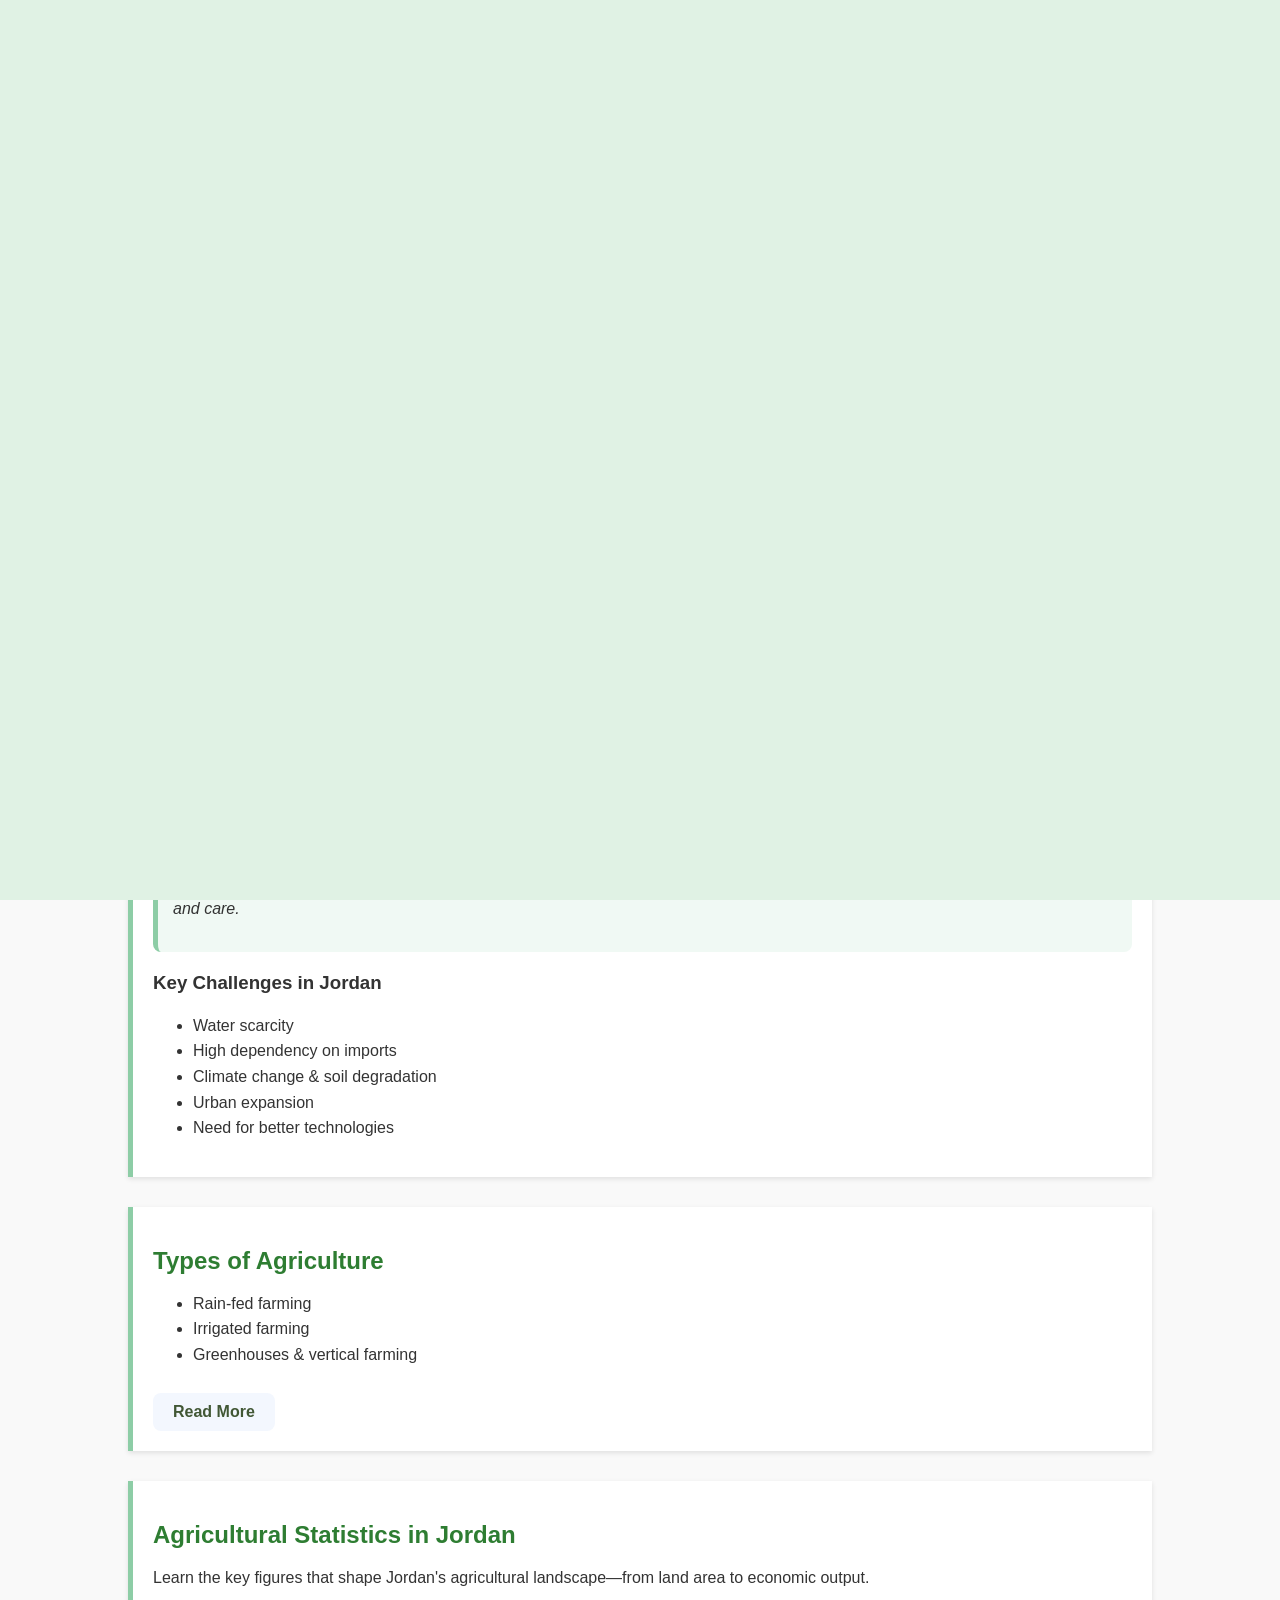
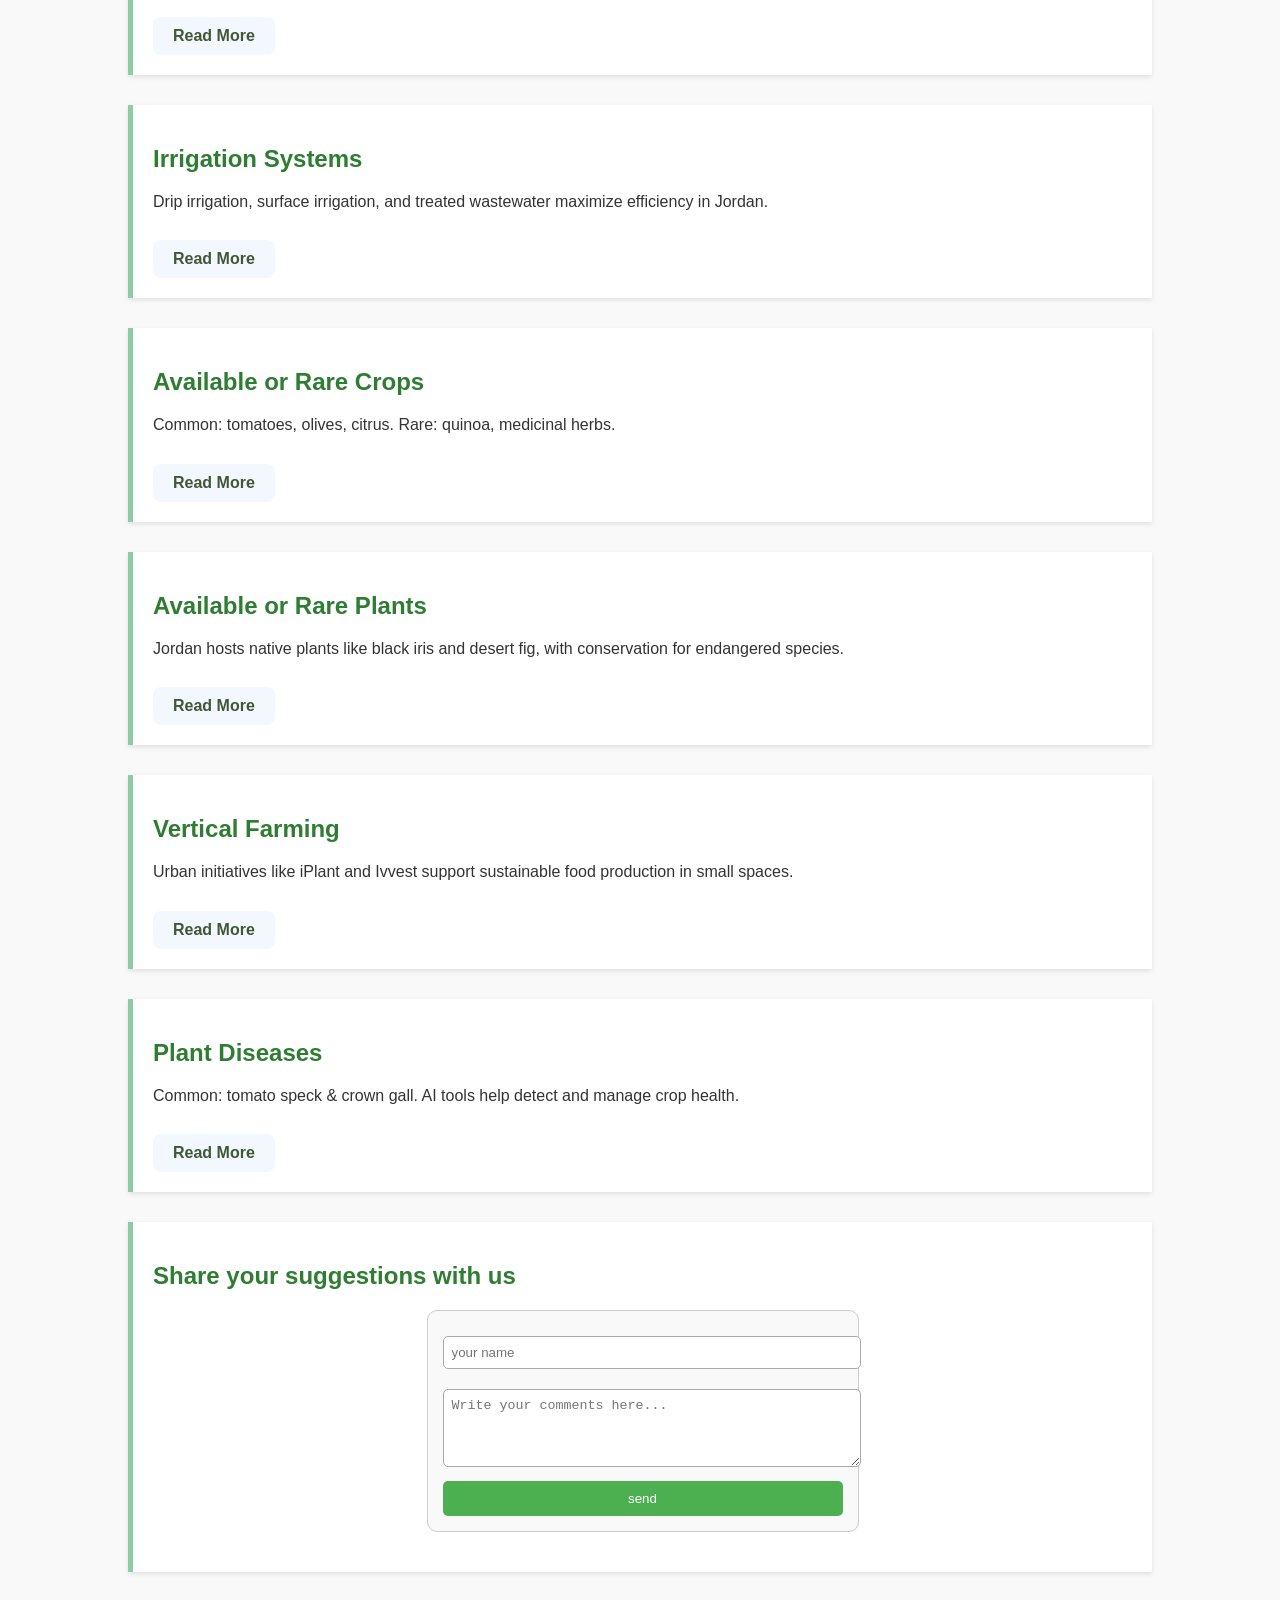
<file: index.html>
<!DOCTYPE html>
<html lang="en">


<head>
  <meta charset="UTF-8">
  <meta name="viewport" content="width=device-width, initial-scale=1.0">
  <link rel="stylesheet" href="index.css">
  <link rel="icon" href="FCLogo.png">
  <title>Food Security in Jordan</title>
</head>



<body>

    <div id="splash">
     <video autoplay muted playsinline class="splash-video">
      <source src="videologo.mp4" type="video/mp4">
      Your browser does not support the video tag.
     </video>
    </div>

    <button id="modeToggle" class="mode-btn">🌙 Dark Mode</button>
   
    <div id="progress-bar"></div>

  <header class="header">
    <img src="FoodSec.png" alt="Logo">
  </header>


  <nav class="navbar">
    <ul>
      <li><a href="#About">About</a></li>
      <li><a href="#Types-of-Agriculture">Types of Agriculture</a></li>
      <li><a href="#Statistics">Statistics</a></li>
      <li><a href="#Irrigation">Irrigation</a></li>
      <li><a href="#Crops">Crops</a></li>
      <li><a href="#Plants">Plants</a></li>
      <li><a href="#Vertical">Vertical Farming</a></li>
      <li><a href="#Diseases">Plant Diseases</a></li>
    </ul>
  </nav>

  <main class="content">

    <section id="About">
      <h2>About Food Security</h2>
       <p>
         Food security means ensuring consistent access to diverse, nutritious, and culturally relevant food. 
         In Jordan, this requires balancing sustainability, innovation, and equity.
       </p>
      <img src="ph3.png" class="about-img" alt="Agriculture">
      <div class="story-box">
        <h3>Journey of a Lentil</h3>
         <p>
          Beneath the sun-drenched soil of the Jordan Valley, a lentil grows resiliently. 
          From field to basket, it represents sustainability, access, and care.
         </p>
      </div>
 
      <h3>Key Challenges in Jordan</h3>
      <ul class="challenge-list">
        <li>Water scarcity</li>
        <li>High dependency on imports</li>
        <li>Climate change & soil degradation</li>
        <li>Urban expansion</li>
        <li>Need for better technologies</li>
      </ul>
    </section>


    <section id="Types-of-Agriculture">
      <h2>Types of Agriculture</h2>
      <ul>
        <li>Rain-fed farming</li>
        <li>Irrigated farming</li>
        <li>Greenhouses & vertical farming</li>
      </ul>
      <a href="Types-of-Agriculture.html" class="read-button">Read More</a>
    </section>


    <section id="Statistics">
      <h2>Agricultural Statistics in Jordan</h2>
        <p>
          Learn the key figures that shape Jordan's agricultural landscape—from land area to economic output.
        </p>
      <a href="Statistic.html" class="read-button">Read More</a>
    </section>


    <section id="Irrigation">
      <h2>Irrigation Systems</h2>
      <p>
        Drip irrigation, surface irrigation, and treated wastewater maximize efficiency in Jordan.
      </p>
      <a href="irrigation.html" class="read-button">Read More</a>
    </section>


    <section id="Crops">
      <h2>Available or Rare Crops</h2>
      <p>
        Common: tomatoes, olives, citrus. Rare: quinoa, medicinal herbs.
      </p>
      <a href="crop.html" class="read-button">Read More</a>
    </section>


    <section id="Plants">
      <h2>Available or Rare Plants</h2>
      <p>
        Jordan hosts native plants like black iris and desert fig, with conservation for endangered species.
      </p>
      <a href="plant.html" class="read-button">Read More</a>
    </section>


    <section id="Vertical">
      <h2>Vertical Farming</h2>
      <p>
        Urban initiatives like iPlant and Ivvest support sustainable food production in small spaces.
      </p>
      <a href="vertical-farming.html" class="read-button">Read More</a>
    </section>


    <section id="Diseases">
      <h2>Plant Diseases</h2>
      <p>
        Common: tomato speck & crown gall. AI tools help detect and manage crop health.
      </p>
      <a href="diseases.html" class="read-button">Read More</a>
    </section>


    <section id="Suggestions">
      <h2>Share your suggestions with us</h2>
      <form id="suggestionForm">
        <input type="text" placeholder="your name" required>
        <textarea rows="4" placeholder="Write your comments here..." required></textarea>
        <button type="submit">send</button>
      </form>
      <p id="responseMsg" style="color:green;"></p>
    </section>

  </main>


  <script src="homepage.js"></script>
  
</body>
</html>
</file>
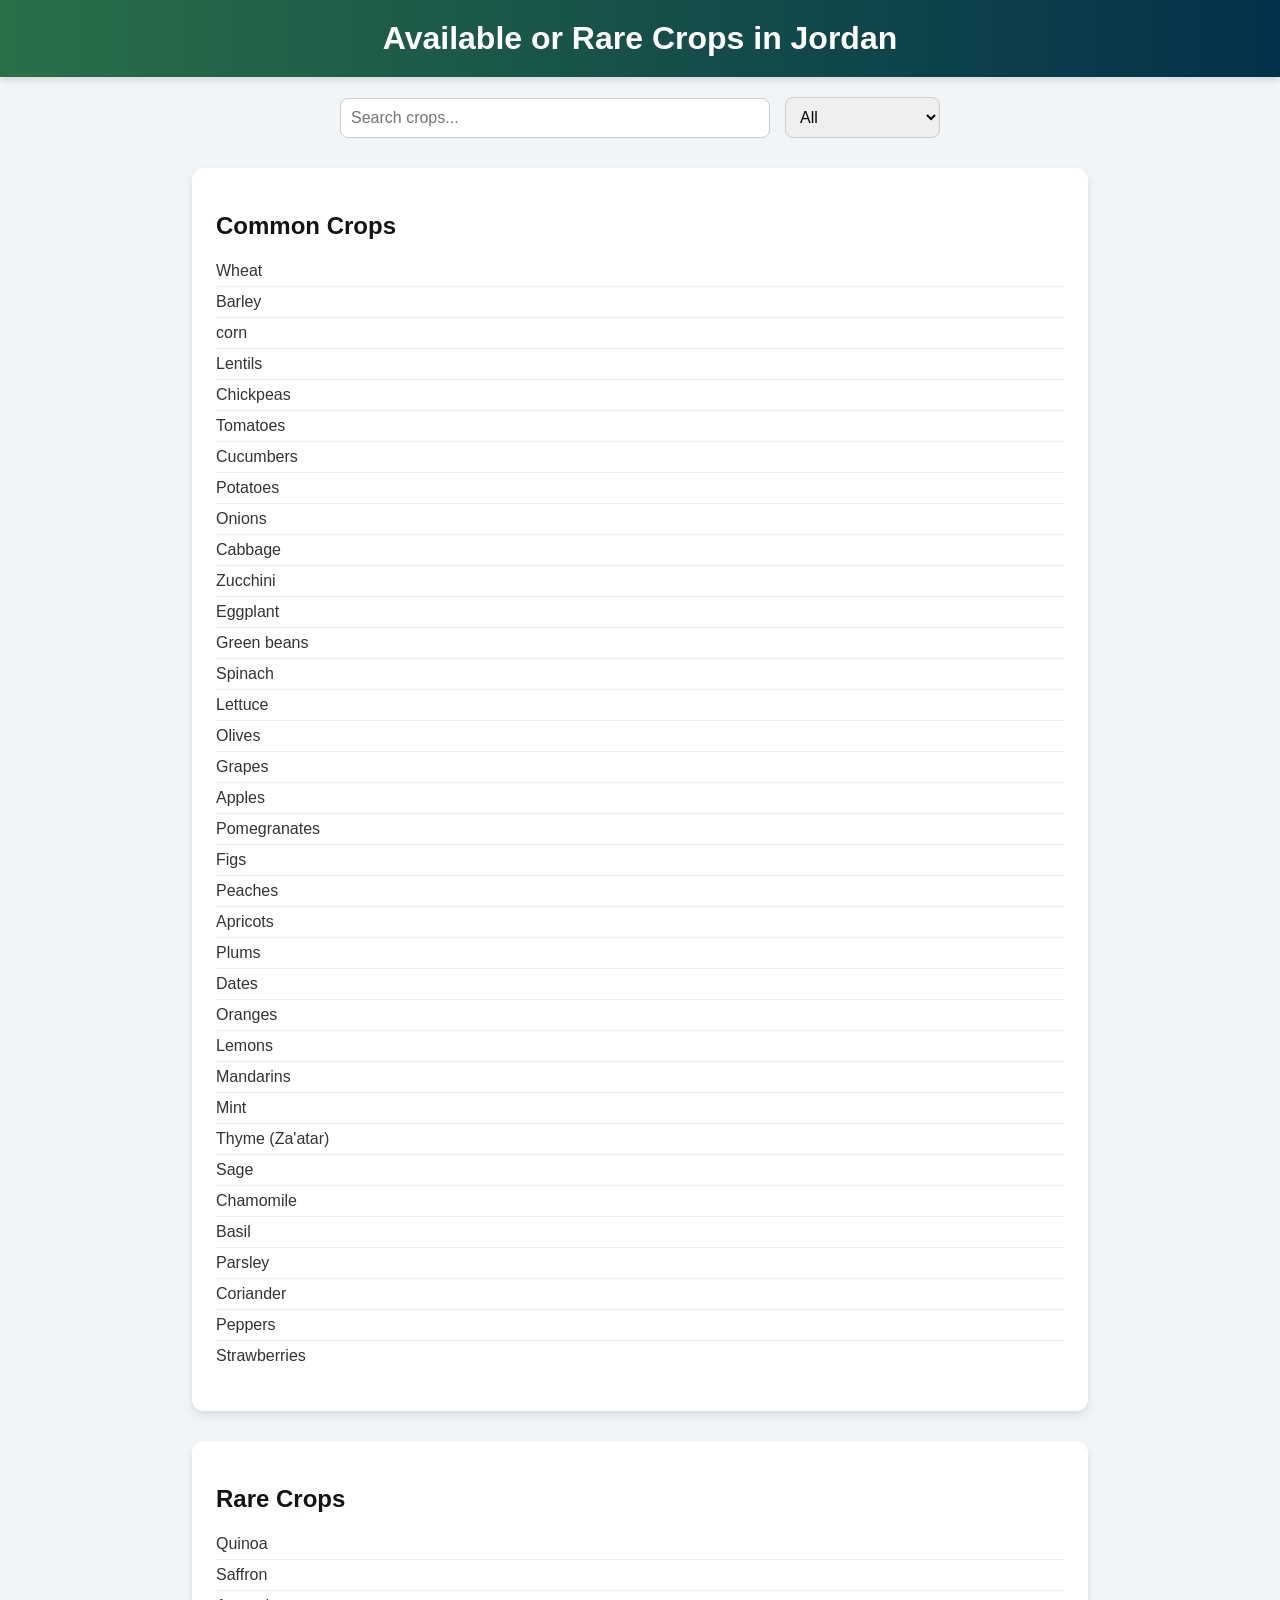
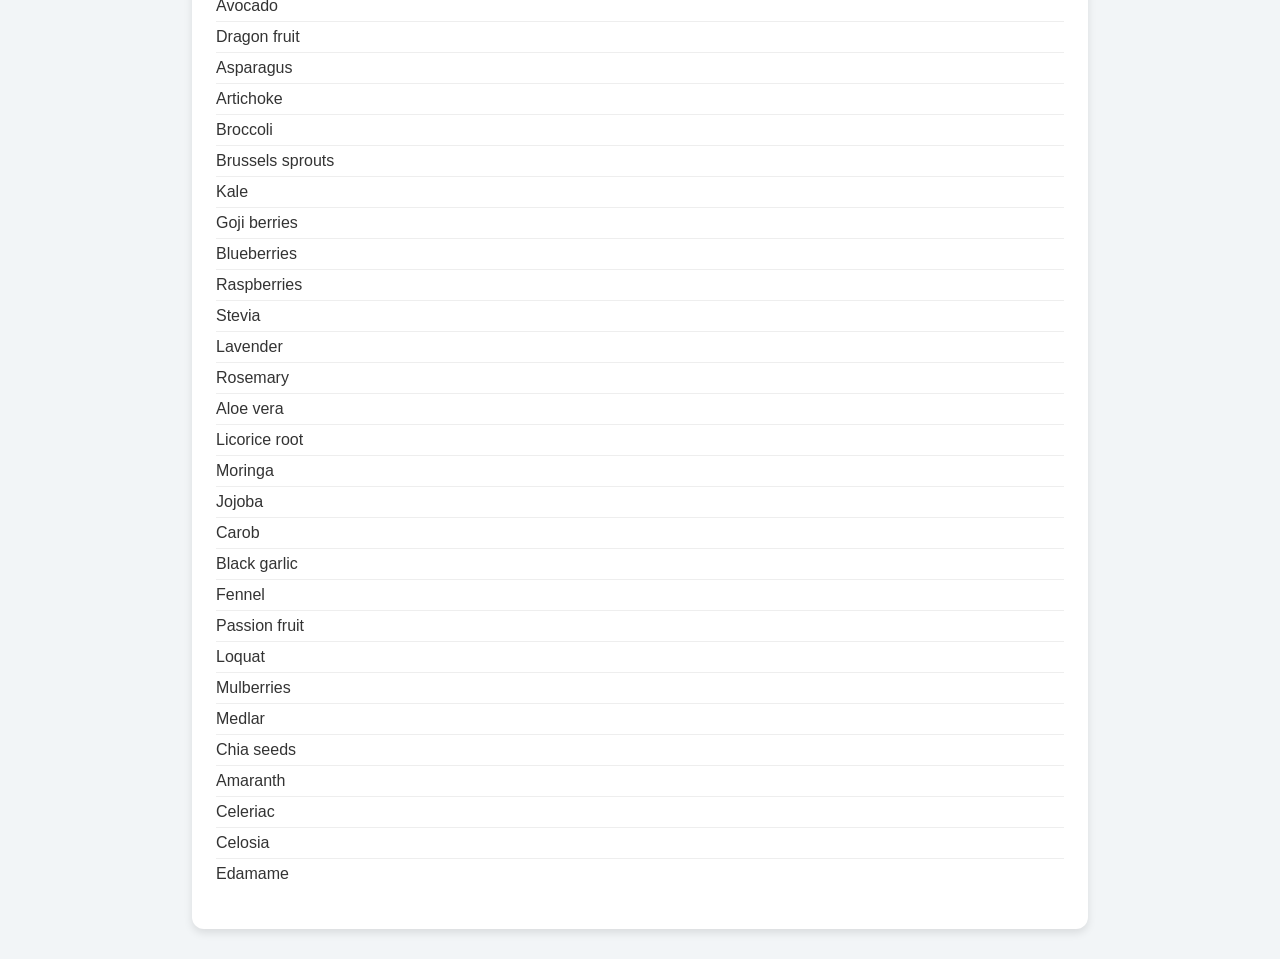
<file: crop.html>
<!DOCTYPE html>
<html lang="en">
<head>
  <meta charset="UTF-8">
  <link rel="website icon" type="png" href="FCLogo.png">
  <title>Available or Rare Crops</title>
  <link rel="stylesheet" href="crop.css">
</head>
<body>

  <header>
    Available or Rare Crops in Jordan
  </header>

  <div class="filter-bar">
    <input type="text" id="searchInput" placeholder="Search crops..." />
    <select id="filterSelect">
      <option value="all">All</option>
      <option value="common">Common Crops</option>
      <option value="rare">Rare Crops</option>
    </select>
  </div>

  <div class="container">
    <div class="card">
      <h2>Common Crops</h2>
      <ul id="common-crops"></ul>
    </div>

    <div class="card">
      <h2>Rare Crops</h2>
      <ul id="rare-crops"></ul>
    </div>
  </div>

  <script src="crop.js"></script>
</body>
</html>
</file>
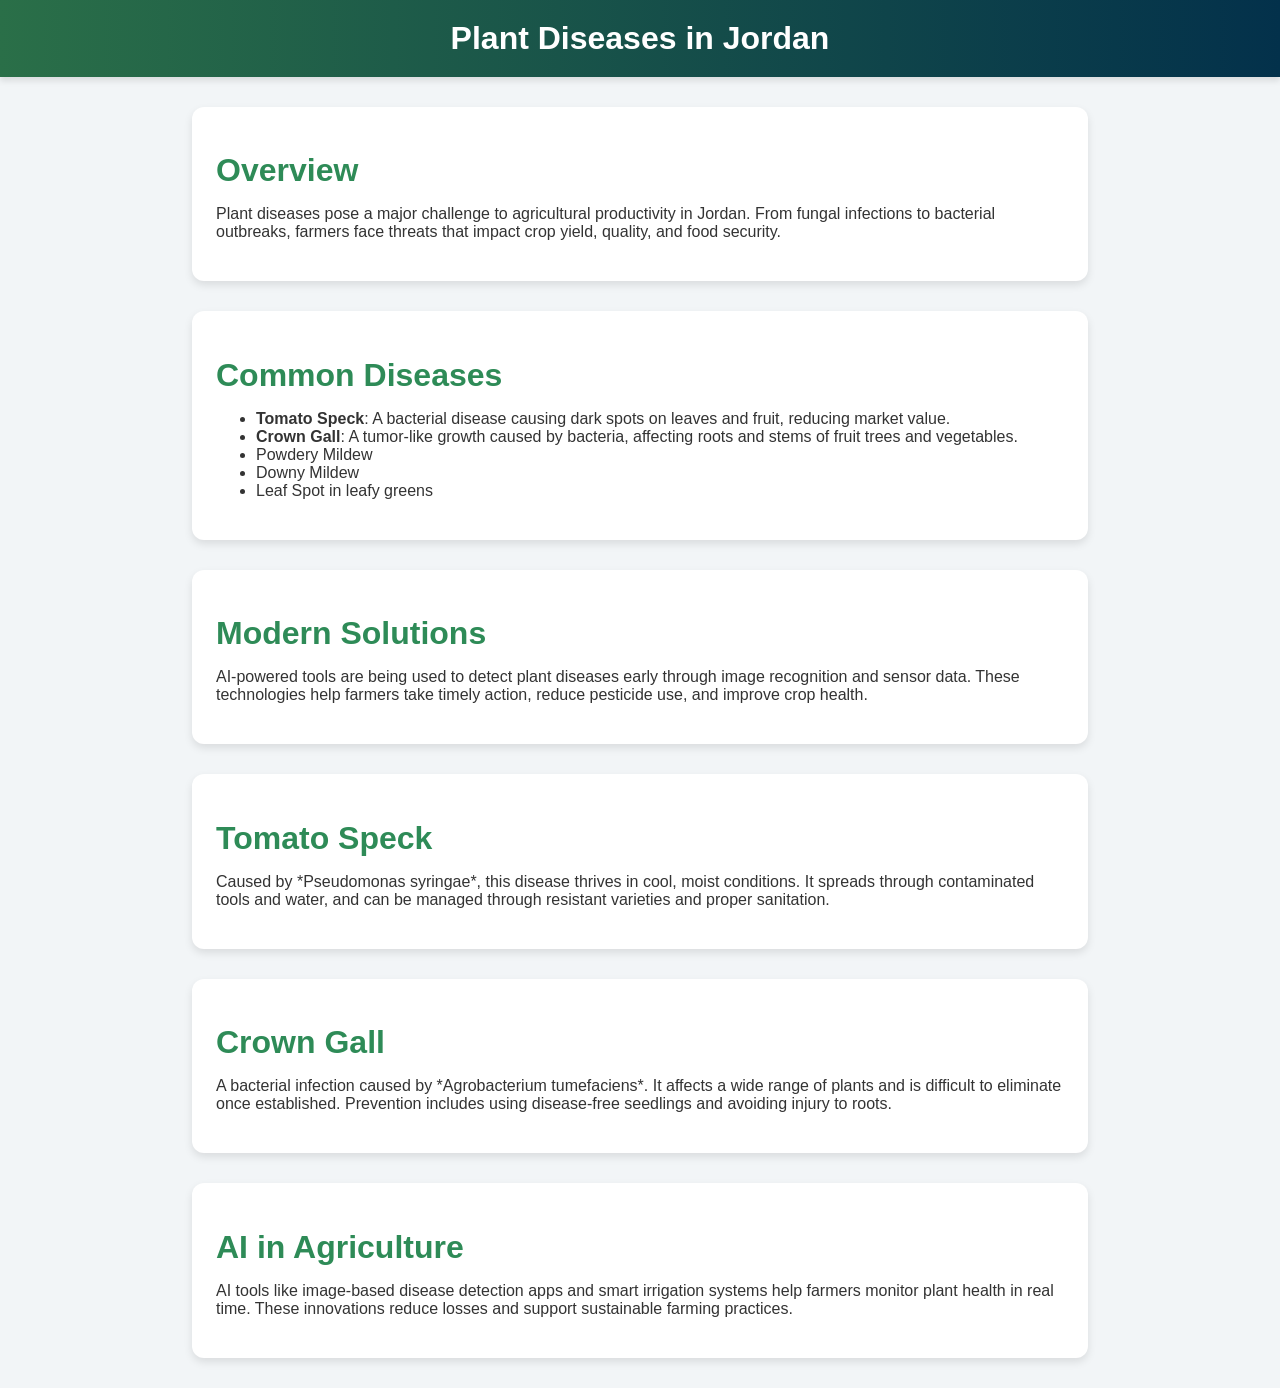
<file: diseases.html>
<!DOCTYPE html>
<html lang="en">
<head>
  <meta charset="UTF-8">
  <link rel="website icon" type="png" href="FCLogo.png">
  <title>Plant Diseases in Jordan</title>
  <link rel="stylesheet" href="design.css">
  <meta name="viewport" content="width=device-width, initial-scale=1" />
</head>
<body>

  <header>
    Plant Diseases in Jordan
  </header>

  <div class="container">

    <div class="card">
      <h1>Overview</h1>
      <p>
        Plant diseases pose a major challenge to agricultural productivity in Jordan. From fungal infections to bacterial outbreaks, farmers face threats that impact crop yield, quality, and food security.
      </p>
    </div>

    <div class="card">
      <h1>Common Diseases</h1>
      <ul>
        <li> <strong>Tomato Speck</strong>: A bacterial disease causing dark spots on leaves and fruit, reducing market value.</li>
        <li> <strong>Crown Gall</strong>: A tumor-like growth caused by bacteria, affecting roots and stems of fruit trees and vegetables.</li>
        <li> Powdery Mildew</li>
        <li> Downy Mildew</li>
        <li> Leaf Spot in leafy greens</li>
      </ul>
    </div>

    <div class="card">
      <h1>Modern Solutions</h1>
      <p>
        AI-powered tools are being used to detect plant diseases early through image recognition and sensor data. These technologies help farmers take timely action, reduce pesticide use, and improve crop health.
      </p>
    </div>

    <div class="card">
      <h1>Tomato Speck</h1>
      <p>
        Caused by *Pseudomonas syringae*, this disease thrives in cool, moist conditions. It spreads through contaminated tools and water, and can be managed through resistant varieties and proper sanitation.
      </p>
    </div>

    <div class="card">
      <h1>Crown Gall</h1>
      <p>
        A bacterial infection caused by *Agrobacterium tumefaciens*. It affects a wide range of plants and is difficult to eliminate once established. Prevention includes using disease-free seedlings and avoiding injury to roots.
      </p>
    </div>

    <div class="card">
      <h1>AI in Agriculture</h1>
      <p>
        AI tools like image-based disease detection apps and smart irrigation systems help farmers monitor plant health in real time. These innovations reduce losses and support sustainable farming practices.
      </p>
    </div>


  </div>

</body>

</html>
</file>
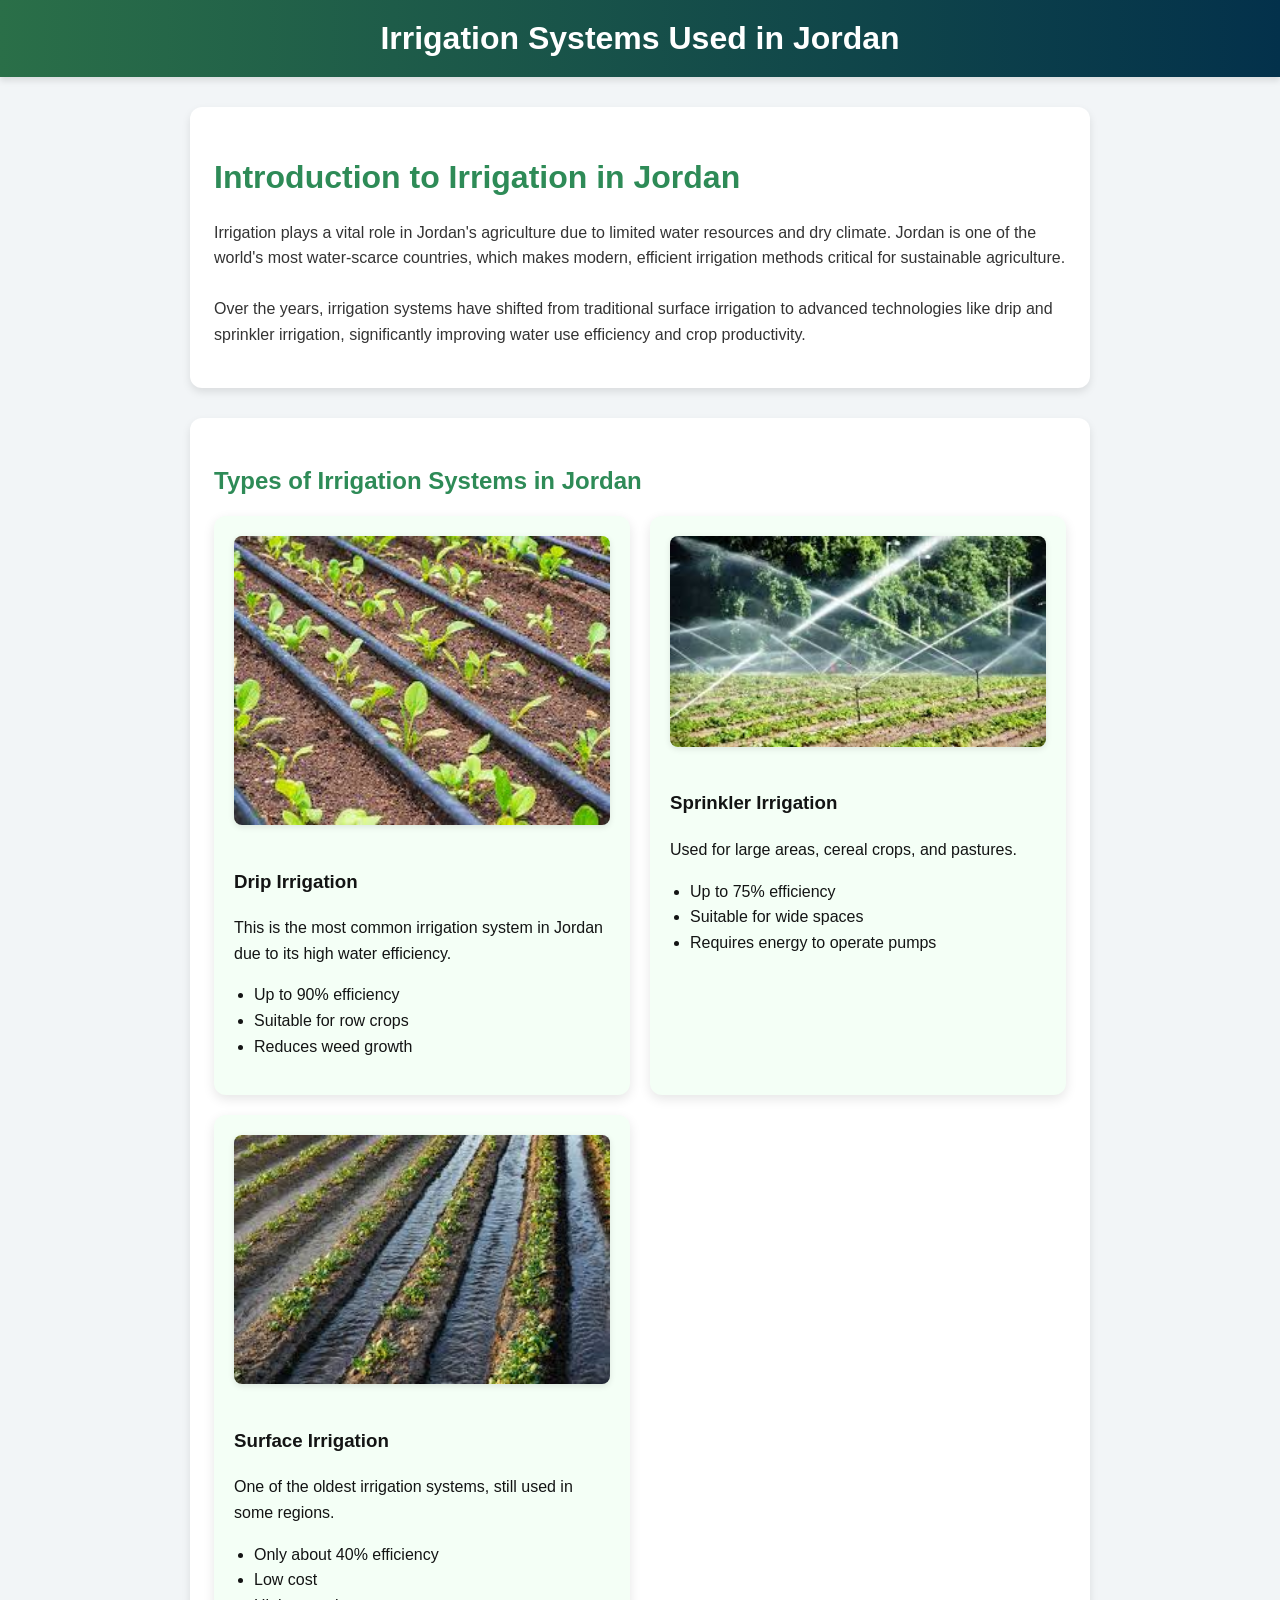
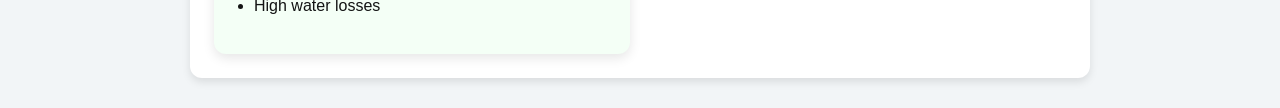
<file: irrigation.html>
<!DOCTYPE html>
<html lang="en">
<head>
  <meta charset="UTF-8" />
  <meta name="viewport" content="width=device-width, initial-scale=1" />
  <link rel="website icon" type="png" href="FCLogo.png" />
  <title>Irrigation Systems in Jordan</title>
  <link rel="stylesheet" href="irrigation.css" />

</head>
<body>

<header>
    Irrigation Systems Used in Jordan
</header>

<div class="container">

  
  <div class="card">
    <h1>Introduction to Irrigation in Jordan</h1>
    <p>
      Irrigation plays a vital role in Jordan's agriculture due to limited water resources and dry climate. Jordan is one of the world's most water-scarce countries, which makes modern, efficient irrigation methods critical for sustainable agriculture.<br><br>
      Over the years, irrigation systems have shifted from traditional surface irrigation to advanced technologies like drip and sprinkler irrigation, significantly improving water use efficiency and crop productivity.
    </p>
  </div>

  
  <div class="card">
    <h2>Types of Irrigation Systems in Jordan</h2>
    <div class="irrigation-types">
      
      <div class="irrigation-card">
        <div class="system-img">
          <img src="IS1.jpeg" alt="Drip Irrigation System" />
        </div>
        <h3>Drip Irrigation</h3>
        <p>This is the most common irrigation system in Jordan due to its high water efficiency.</p>
        <ul>
          <li>Up to 90% efficiency</li>
          <li>Suitable for row crops</li>
          <li>Reduces weed growth</li>
        </ul>
      </div>

      <div class="irrigation-card">
        <div class="system-img">
          <img src="IS2.jpeg" alt="Sprinkler Irrigation System" />
        </div>
        <h3>Sprinkler Irrigation</h3>
        <p>Used for large areas, cereal crops, and pastures.</p>
        <ul>
          <li>Up to 75% efficiency</li>
          <li>Suitable for wide spaces</li>
          <li>Requires energy to operate pumps</li>
        </ul>
      </div>

      <div class="irrigation-card">
        <div class="system-img">
          <img src="IS3.jpeg" alt="Surface Irrigation System" />
        </div>
        <h3>Surface Irrigation</h3>
        <p>One of the oldest irrigation systems, still used in some regions.</p>
        <ul>
          <li>Only about 40% efficiency</li>
          <li>Low cost</li>
          <li>High water losses</li>
        </ul>
      </div>

    </div>
  </div>

</div>

</body>
</html>
</file>
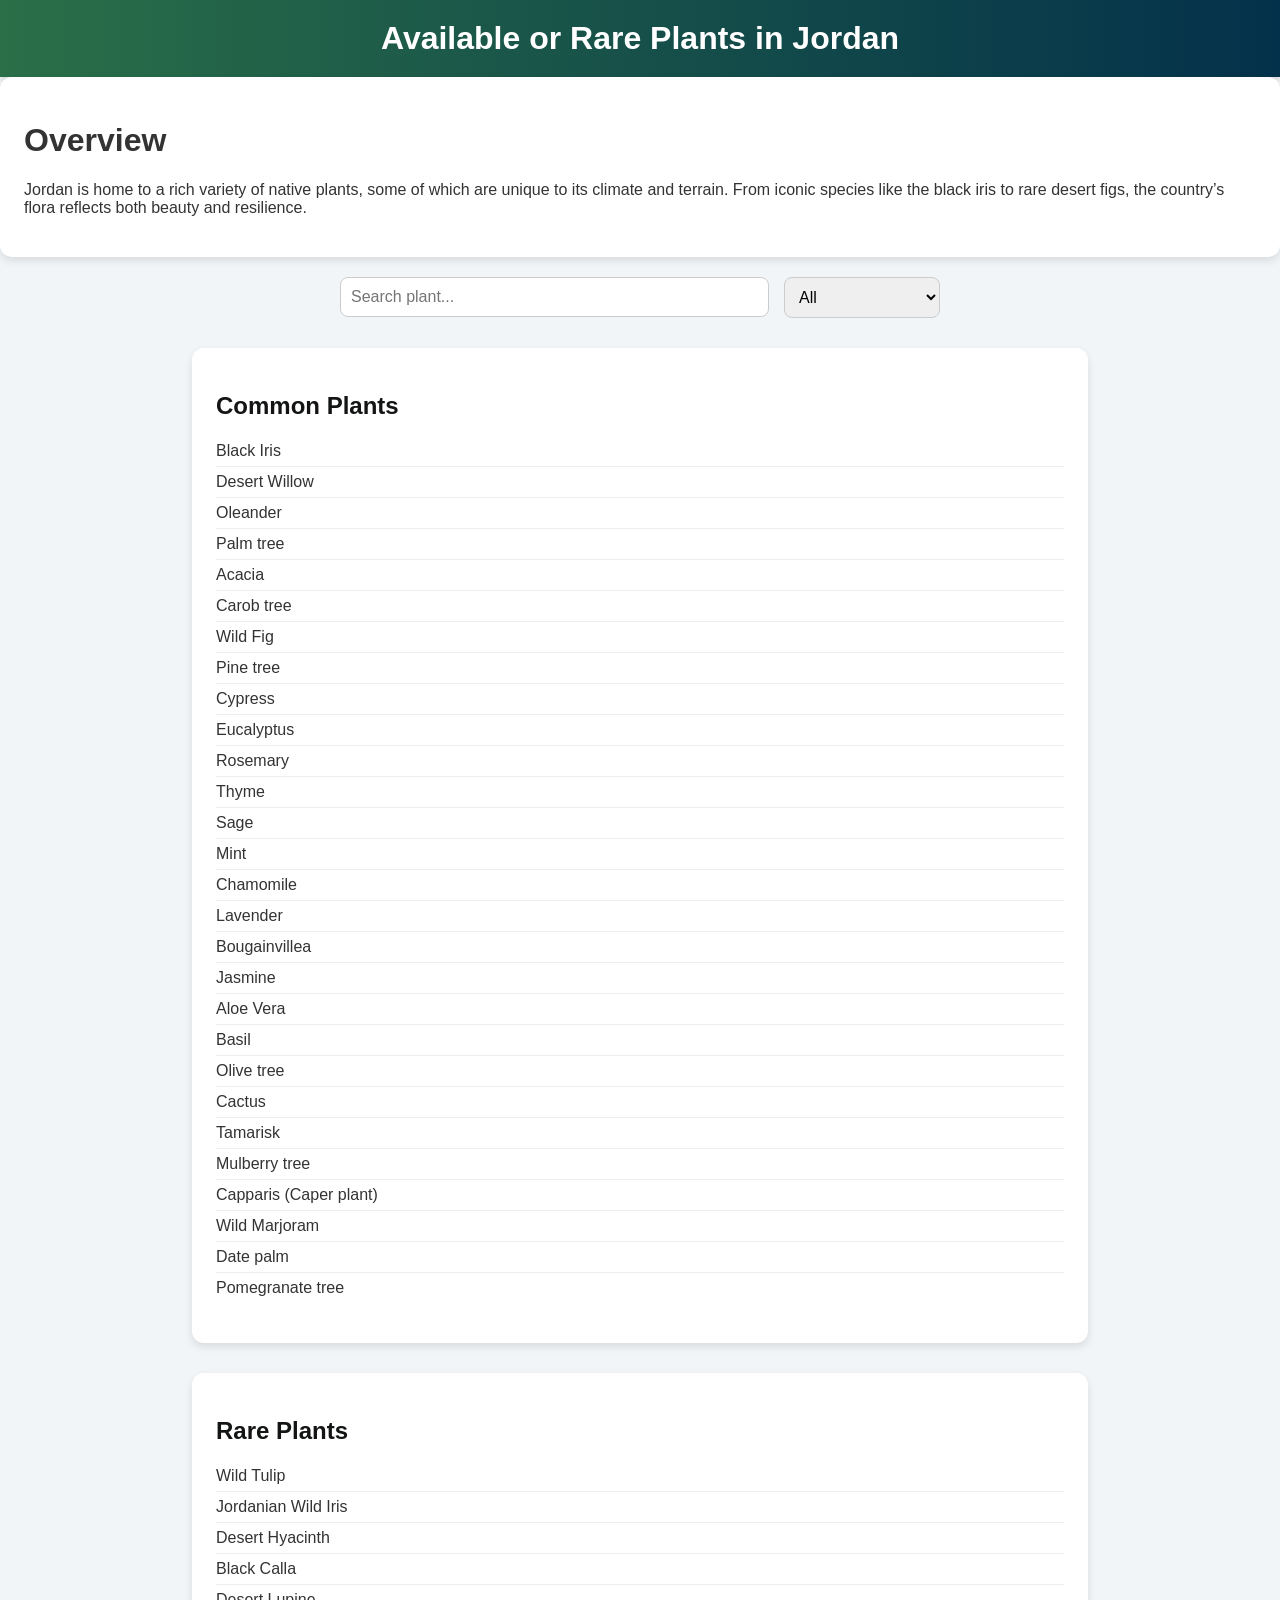
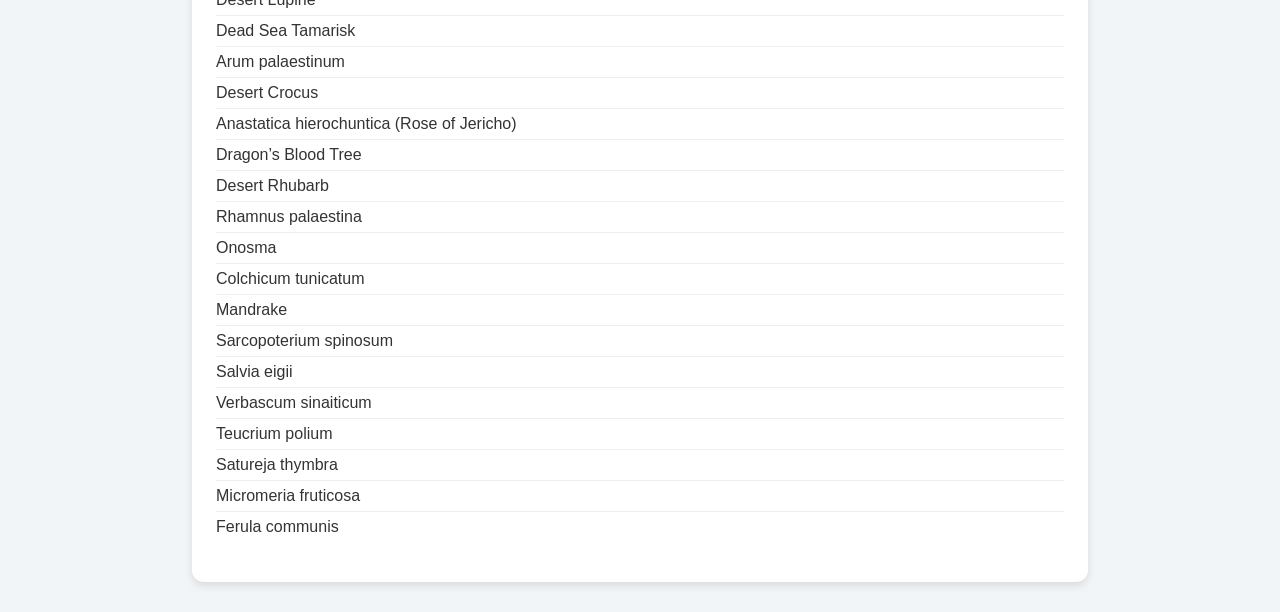
<file: plant.html>
<!DOCTYPE html>
<html lang="en">
<head>
  <meta charset="UTF-8">
  <link rel="website icon" type="png" href="FCLogo.png">
  <title>Available or Rare Crops</title>
  <link rel="stylesheet" href="crop.css">
  <meta name="viewport" content="width=device-width, initial-scale=1" />
</head>
<body>

    <header>
    Available or Rare Plants in Jordan
  </header>
   
     <div class="card">
      <h1>Overview</h1>
      <p>
        Jordan is home to a rich variety of native plants, some of which are unique to its climate and terrain. From iconic species like the black iris to rare desert figs, the country’s flora reflects both beauty and resilience.
      </p>
    </div>  

 
  <div class="filter-bar">
    <input type="text" id="searchInput" placeholder="Search plant..." />
    <select id="filterSelect">
      <option value="all">All</option>
      <option value="common">Common Plants</option>
      <option value="rare">Rare Plants</option>
    </select>
  </div>

   <div class="container">
     <div class="card">
      <h2>Common Plants</h2>
      <ul id="common-plant"></ul>
    </div>

    <div class="card">
      <h2>Rare Plants</h2>
      <ul id="rare-plant"></ul>
    </div>
  </div>

  <script src="plant.js"></script>

  </div>

</body>
</html>
</file>
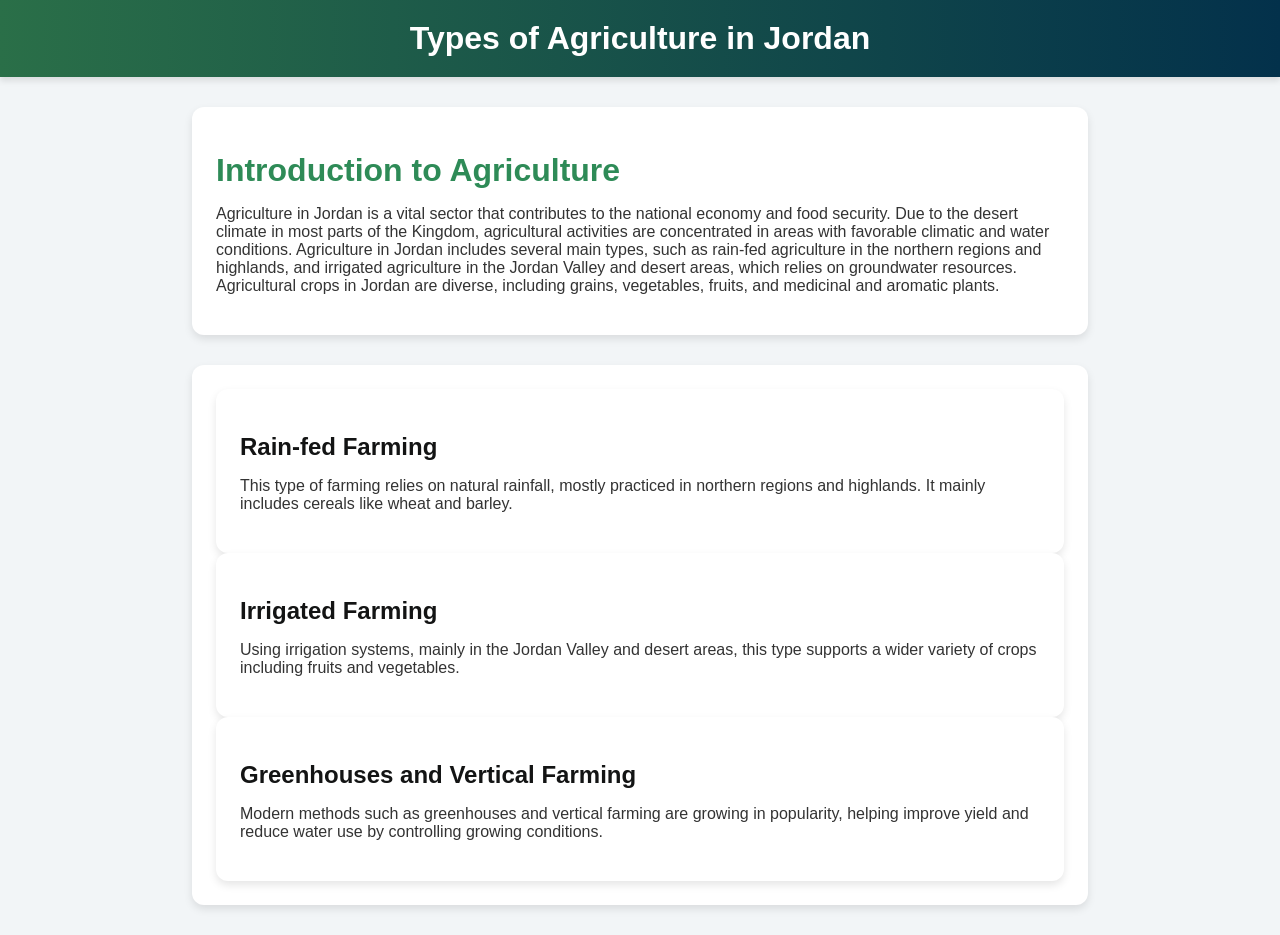
<file: Types-of-Agriculture.html>
<!DOCTYPE html>
<html lang="en">


<head>
<meta charset="UTF-8" />
<meta name="viewport" content="width=device-width, initial-scale=1" />
<link rel="website icon" type="png" href="FCLogo.png" />
<title>Types of Agriculture in Jordan</title>
<link rel="stylesheet" href="design.css" />
</head>


<body>

<header>
  Types of Agriculture in Jordan
</header>

<div class="container">

  <div class="card">
    <h1>Introduction to Agriculture</h1>
    <p>
      Agriculture in Jordan is a vital sector that contributes to the national economy and food security. Due to the desert climate in most parts of the Kingdom, agricultural activities are concentrated in areas with favorable climatic and water conditions. Agriculture in Jordan includes several main types, such as rain-fed agriculture in the northern regions and highlands, and irrigated agriculture in the Jordan Valley and desert areas, which relies on groundwater resources. Agricultural crops in Jordan are diverse, including grains, vegetables, fruits, and medicinal and aromatic plants.
    </p>
  </div>


  <div class="card">

  <div class="card">
    <h2>Rain-fed Farming</h2>
    <p>
      This type of farming relies on natural rainfall, mostly practiced in northern regions and highlands. It mainly includes cereals like wheat and barley.
    </p>
  </div>

  <div class="card">
    <h2>Irrigated Farming</h2>
    <p>
      Using irrigation systems, mainly in the Jordan Valley and desert areas, this type supports a wider variety of crops including fruits and vegetables.
    </p>
  </div>

  <div class="card">
    <h2>Greenhouses and Vertical Farming</h2>
    <p>
      Modern methods such as greenhouses and vertical farming are growing in popularity, helping improve yield and reduce water use by controlling growing conditions.
    </p>
  </div>
  </div>

</div>

</body>
</html>
</file>
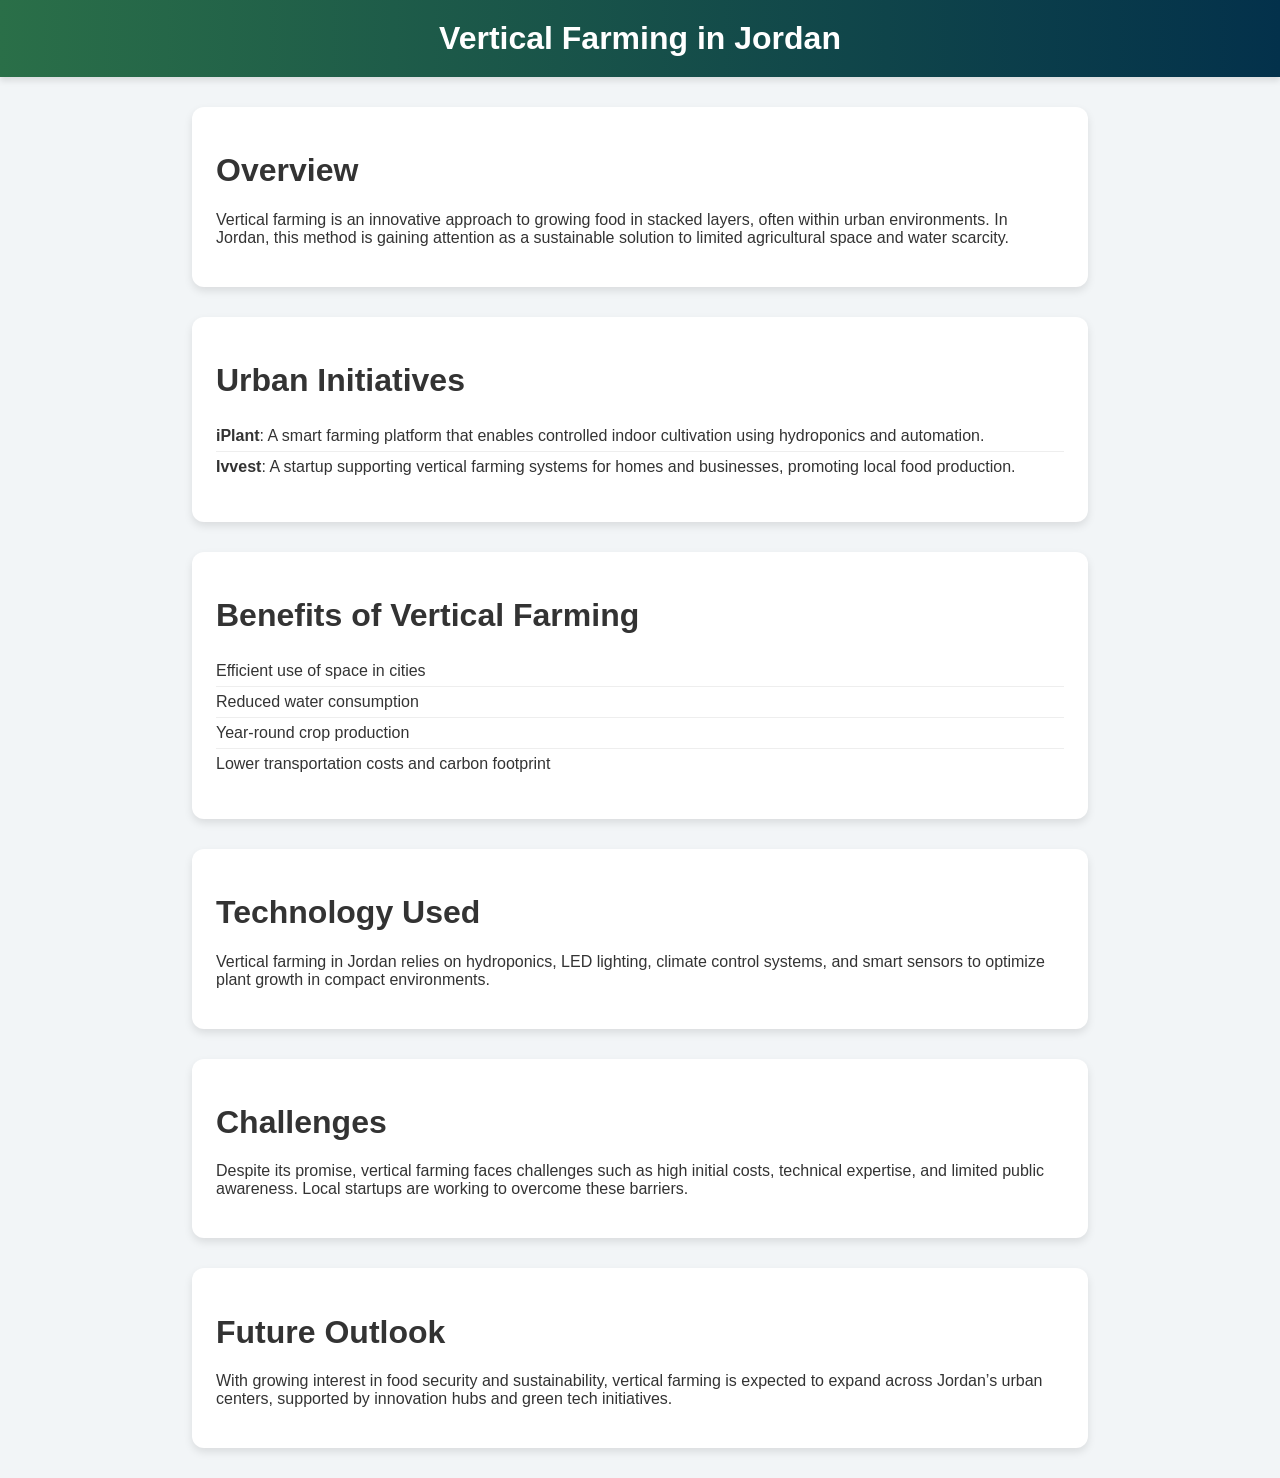
<file: vertical-farming.html>
<!DOCTYPE html>
<html lang="en">
<head>
  <meta charset="UTF-8">
  <meta name="viewport" content="width=device-width, initial-scale=1" />
  <link rel="website icon" type="png" href="FCLogo.png">
  <title>Vertical Farming in Jordan</title>
  <link rel="stylesheet" href="crop.css">
</head>


<body>

  <header>
    Vertical Farming in Jordan
  </header>

  <div class="container">

    <div class="card">
      <h1>Overview</h1>
      <p>
        Vertical farming is an innovative approach to growing food in stacked layers, often within urban environments. In Jordan, this method is gaining attention as a sustainable solution to limited agricultural space and water scarcity.
      </p>
    </div>

    <div class="card">
      <h1>Urban Initiatives</h1>
      <ul>
        <li><strong>iPlant</strong>: A smart farming platform that enables controlled indoor cultivation using hydroponics and automation.</li>
        <li> <strong>Ivvest</strong>: A startup supporting vertical farming systems for homes and businesses, promoting local food production.</li>
      </ul>
    </div>

    <div class="card">
      <h1>Benefits of Vertical Farming</h1>
      <ul>
        <li> Efficient use of space in cities</li>
        <li> Reduced water consumption</li>
        <li> Year-round crop production</li>
        <li> Lower transportation costs and carbon footprint</li>
      </ul>
    </div>

    <div class="card">
      <h1>Technology Used</h1>
      <p>
        Vertical farming in Jordan relies on hydroponics, LED lighting, climate control systems, and smart sensors to optimize plant growth in compact environments.
      </p>
    </div>

    <div class="card">
      <h1>Challenges</h1>
      <p>
        Despite its promise, vertical farming faces challenges such as high initial costs, technical expertise, and limited public awareness. Local startups are working to overcome these barriers.
      </p>
    </div>

    <div class="card">
      <h1>Future Outlook</h1>
      <p>
        With growing interest in food security and sustainability, vertical farming is expected to expand across Jordan’s urban centers, supported by innovation hubs and green tech initiatives.
      </p>
    </div>

  </div>

</body>
</html>
</file>
<file: index.css>
#splash {
  position: fixed;
  top: 0; left: 0;
  width: 100%; height: 100%;
  background:  #E0F2E4;
  display: flex;
  flex-direction: column;
  justify-content: center;
  align-items: center;
  text-align: center;
  font-size: 1.8rem;
  font-weight: bold;
  transition: opacity 1s ease;
  z-index: 2000;
}
#splash.hidden {
  opacity: 0;
  pointer-events: none;
}
.splash-logo {
  width:40%;
  margin-bottom: 15px;
  animation: bounce 1.5s infinite;
}
@keyframes bounce {
  0%, 100% { transform: translateY(0); }
  50% { transform: translateY(-10px); }
}


body {
  font-family: Arial, sans-serif;
  margin: 0;
  background: #f9f9f9;
  color: #333;
  transition: background 0.3s, color 0.3s;
}


.mode-btn {
  position: fixed;        
  top: 15px;              
  right: 20px;
  padding: 8px 15px;
  border: none;
  border-radius: 6px;
  background: #415735;
  color: white;
  cursor: pointer;
  font-size: 14px;
  transition: 0.3s;
}
.mode-btn:hover {
  background: #2e7d32;
}

body.dark-mode {
  background: #121212;
  color: #f5f5f5;
}

body.dark-mode .header {
  background: #1e1e1e;
}

body.dark-mode .navbar {
  background: #333;
}
body.dark-mode .navbar a {
  color: #ddd;
}
body.dark-mode .navbar a:hover {
  color: #8dcda6;
}

body.dark-mode section {
  background: #1e1e1e;
  border-left-color: #555;
}

body.dark-mode .read-button {
  background-color: #2e7d32;
  color: white;
}
body.dark-mode .read-button:hover {
  background-color: #4caf50;
  box-shadow: 0 0 0 5px #4caf5055;
}

body.dark-mode .story-box {
  background: #2a2a2a;
  border-left-color: #4caf50;
}

#progress-bar {
  position: fixed;
  top: 0;
  left: 0;
  height: 15px;
  background: #4caf50; 
  width: 0%;
  z-index: 2000;
}


.header {
  background: #DAF3E4;
  text-align: center;
  padding: 10px;
  display: flex;
  justify-content: center;
  align-items: center;
  gap: 20px;
}

.header img {
  width: 40%;   
  height: auto;  
}

.navbar {
  background: #8dcda6;
}
.navbar ul {
  list-style: none;
  margin: 0;
  padding: 10px;
  display: flex;
  justify-content: center;
  flex-wrap: wrap;
  gap: 20px;
}
.navbar a {
  color: white;
  text-decoration: none;
  font-size: 18px;
  transition: 0.3s;
}
.navbar a:hover {
  color: #c8e6c9;
}

.content {
  padding: 20px 10%;
}

section {
  margin-bottom: 30px;
  padding: 20px;
  background: #fff;
  border-left: 5px solid #8dcda6;
  box-shadow: 0 2px 5px rgba(0,0,0,0.1);
  transition: background 0.3s, border-left-color 0.3s;
}
section h2 {
  color: #2e7d32;
  margin-bottom: 10px;
}
section p, section ul {
  line-height: 1.6;
}

.about-img {
  width: 100%;
  max-width: 600px;
  display: block;
  margin: 20px auto;
  border-radius: 8px;
  box-shadow: 0 2px 6px rgba(0,0,0,0.1);
}

.story-box {
  background: #f0f9f4;
  padding: 15px;
  border-left: 5px solid #8dcda6;
  margin: 20px 0;
  border-radius: 8px;
  font-style: italic;
  transition: background 0.3s, border-left-color 0.3s;
}

.read-button {
  display: inline-block;
  background-color: #f3f7fe;
  color: #415735;
  border: none;
  border-radius: 8px;
  padding: 10px 20px;
  text-decoration: none;
  transition: 0.3s;
  font-weight: bold;
  margin-top: 10px;
}
.read-button:hover {
  background-color: #297a31;
  color: white;
  box-shadow: 0 0 0 5px #3bf6415f;
}


#Suggestions form {
  max-width: 400px;
  margin: 20px auto;
  padding: 15px;
  border: 1px solid #ccc;
  border-radius: 10px;
  background: #f9f9f9;
}
#Suggestions input,
#Suggestions textarea {
  width: 100%;
  margin: 10px 0;
  padding: 8px;
  border-radius: 5px;
  border: 1px solid #aaa;
}
#Suggestions button {
  background: #4CAF50;
  color: white;
  border: none;
  padding: 10px;
  cursor: pointer;
  width: 100%;
  border-radius: 5px;
}
#Suggestions button:hover {
  background: #45a049;
}

@media (max-width: 768px) {
  .content {
    padding: 15px;
  }
  .navbar ul {
    gap: 10px;
  }
  .navbar a {
    font-size: 16px;
  }
}
</file>
<file: crop.css>
body {
  font-family: 'Segoe UI', Tahoma, Geneva, Verdana, sans-serif;
  background-color: #f2f5f7;
  color: #03314b;
  margin: 0;
  padding: 0;
}

header {
  background: linear-gradient(to right, #2a6f48, #03314b);
  color: #fff;
  padding: 20px 0;
  text-align: center;
  font-size: 2em;
  font-weight: bold;
  box-shadow: 0 4px 6px rgba(0,0,0,0.1);
}


.filter-bar {
  display: flex;
  justify-content: center;
  align-items: center;
  gap: 15px;
  margin: 20px auto;
  width: 80%;
  max-width: 600px;
}

.filter-bar input,
.filter-bar select {
  padding: 10px;
  font-size: 16px;
  border: 1px solid #ccc;
  border-radius: 8px;
}

.filter-bar input {
  flex: 1;
}

.container {
  width: 70%;
  max-width: 100%;
  margin: 30px auto;
  padding: 0 20px;
  display: flex;
  flex-direction: column;
  gap: 30px;
}

.card {
  background-color: #fff;
  border-radius: 12px;
  box-shadow: 0 4px 8px rgba(0,0,0,0.1);
  padding: 24px;
  width: 100%;
  box-sizing: border-box;
  color: #333;
  transition: transform 0.2s ease, box-shadow 0.2s ease;
}

.card h2 {
  color: #131414;
  margin-bottom: 10px;
}

.card:hover {
  transform: translateY(-5px);
  box-shadow: 0 10px 20px rgba(0,0,0,0.2);
}

.card ul {
  list-style: none;
  padding: 0;
}

.card li {
  padding: 6px 0;
  border-bottom: 1px solid #eee;
}

.card li:last-child {
  border-bottom: none;
}

@media (max-width: 768px) {
  .filter-bar {
    flex-direction: column;
    width: 90%;
  }
}
</file>
<file: design.css>
body {
        font-family: 'Segoe UI', Tahoma, Geneva, Verdana, sans-serif;
        background-color: #f2f5f7;
        color: #03314b;
        margin: 0;
        padding: 0;
    }

header {
        background: linear-gradient(to right, #2a6f48, #03314b);
        color: #fff;
        padding: 20px 0;
        text-align: center;
        font-size: 2em;
        font-weight: bold;
        box-shadow: 0 4px 6px rgba(0,0,0,0.1);
    }

.container {
  width: 70%;
  max-width: 100%;
  margin: 30px auto;
  padding: 0 20px;
  display: flex;
  flex-direction: column;
  gap: 30px;
}


.card {
  background-color: #fff;
  border-radius: 12px;
  box-shadow: 0 4px 8px rgba(0,0,0,0.1);
  padding: 24px;
  width: 100%;  
  box-sizing: border-box; 
  color: #333;
}


  .card h2 {
      color: #131414;
      margin-bottom: 10px;
    }
    .card h1 {
      color: #2e8b57;
      margin-bottom: 16px;
    }
    .card:hover {
        transform: translateY(-5px);
        box-shadow: 0 10px 20px rgba(0,0,0,0.2);
    }
    

.stat-card {
  background: #f4fff6;
  padding: 20px;
  margin: 20px auto;
  border-radius: 12px;
  box-shadow: 0 4px 12px rgba(0,0,0,0.1);
  max-width: 600px;
  cursor: pointer;
  transition: transform 0.2s ease;
}
.stat-card:hover {
  transform: scale(1.03);
  background: #e8f5e9;
}

.modal {
  display: none;
  position: fixed;
  z-index: 1000;
  left: 0;
  top: 0;
  width: 100%;
  height: 100%;
  background-color: rgba(0,0,0,0.6);
}
.modal-content {
  background: white;
  margin: 10% auto;
  padding: 20px;
  border-radius: 12px;
  width: 80%;
  max-width: 600px;
}
.close {
  float: right;
  font-size: 24px;
  cursor: pointer;
  color: #333;
}
.close:hover {
  color: red;
}

#chartCanvas {
  width: 100% !important;
  height: 400px !important; 
  display: block;
  margin: auto;
}

.read-button {
  display: inline-block;
  background-color: #f3f7fe;
  color: #415735;
  border: none;
  border-radius: 8px;
  padding: 10px 20px;
  text-decoration: none;
  transition: 0.3s;
  font-weight: bold;
  margin-top: 10px;
}
.read-button:hover {
  background-color: #297a31;
  color: white;
  box-shadow: 0 0 0 5px #3bf6415f;
}

    @media (max-width: 768px) {
  .content { padding: 15px; }
  .navbar ul { gap: 10px; }
  .navbar a { font-size: 16px; }
}
</file>
<file: irrigation.css>
body {
      font-family: 'Segoe UI', Tahoma, Geneva, Verdana, sans-serif;
      background-color: #f2f5f7;
      color: #03314b;
      margin: 0;
      padding: 0;
    }

    header {
      background: linear-gradient(to right, #2a6f48, #03314b);
      color: white;
      padding: 20px 0;
      text-align: center;
      font-size: 2em;
      font-weight: bold;
      box-shadow: 0 4px 6px rgba(0,0,0,0.1);
    }

    .container {
      width: 90%;
      max-width: 900px;
      margin: 30px auto;
      display: flex;
      flex-direction: column;
      gap: 30px; 
    }

    
    .card {
      background-color: #fff;
      border-radius: 12px;
      box-shadow: 0 4px 8px rgba(0,0,0,0.1);
      padding: 24px;
      line-height: 1.6;
      color: #333;
    }

    .card h1, .card h2 {
      color: #2e8b57;
      margin-bottom: 16px;
    }

    
    .irrigation-types {
      display: grid;
      grid-template-columns: repeat(auto-fit, minmax(280px, 1fr));
      gap: 20px;
    }

 
    .irrigation-card {
      background: #f4fff6;
      border-radius: 12px;
      box-shadow: 0 4px 12px rgba(0,0,0,0.1);
      padding: 20px;
      color: #131414;
      transition: transform 0.3s ease;
      cursor: pointer;
    }
    .irrigation-card:hover {
      transform: translateY(-5px);
      box-shadow: 0 10px 20px rgba(0,0,0,0.2);
      background: #e8f5e9;
    }

    .system-img img {
      width: 100%;
      border-radius: 8px;
      margin-bottom: 15px;
      box-shadow: 0 2px 6px rgba(0, 0, 0, 0.1);
    }

    ul {
      padding-left: 20px;
      margin-top: 8px;
    }

    @media (max-width: 768px) {
  .content { padding: 15px; }
  .navbar ul { gap: 10px; }
  .navbar a { font-size: 16px; }
}
</file>
